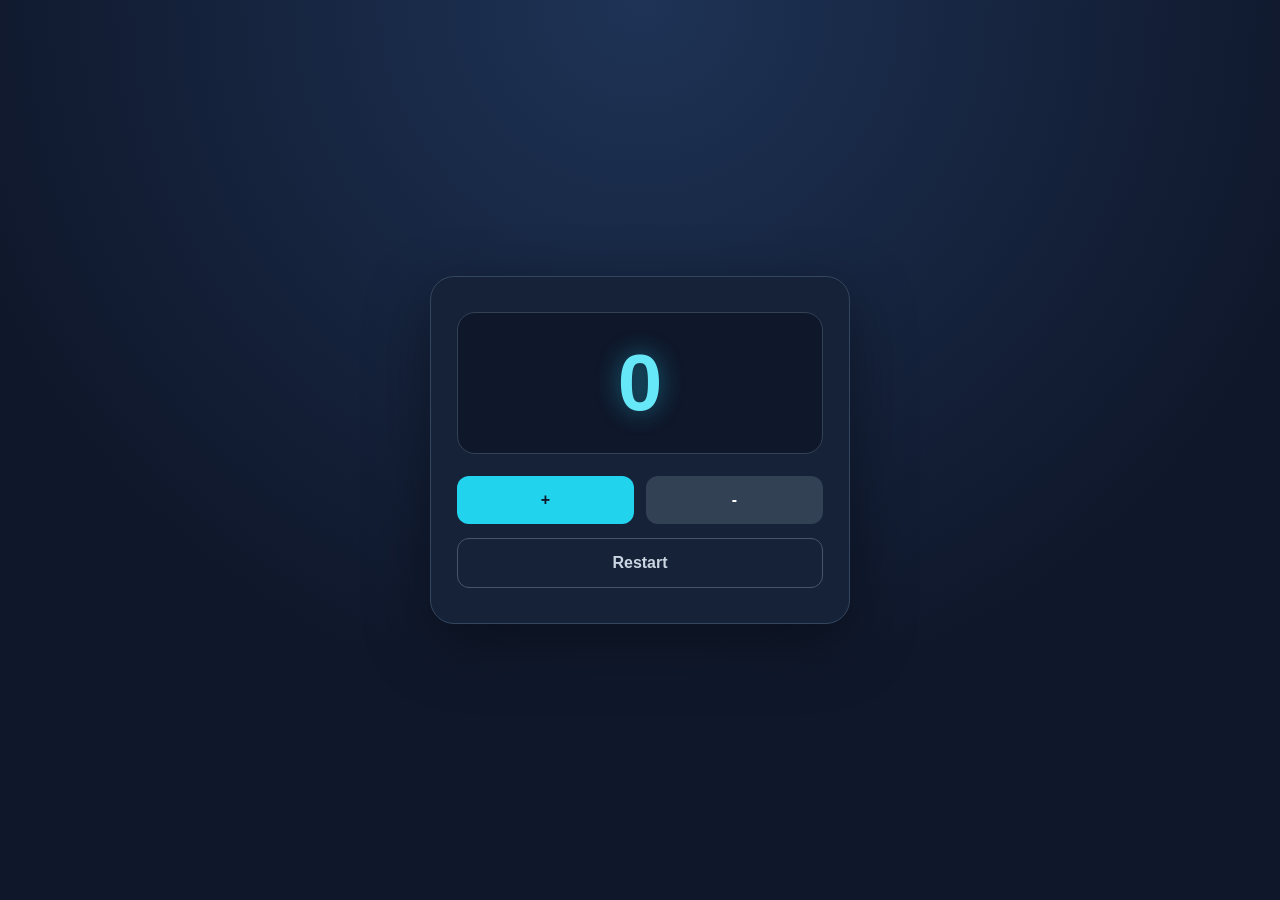
<file: Contador/index.html>
<!DOCTYPE html>
<html lang="en">
<head>
    <meta charset="UTF-8">
    <meta name="viewport" content="width=device-width, initial-scale=1.0">
    <title>Counter</title>
    <link rel="stylesheet" href="style.css">
    <script src="script.js" defer></script>
</head>
<body>
    <main class="tarjeta">

        <div class="pantalla" id="numero" aria-live="polite">
            0
        </div>
        <div class="botones">

            <button id="sumar">+</button>
            <button class="secundario" id="restar">-</button>

        </div>
        <button class="reiniciar" id="reiniciar">Restart</button>
    </main>
</body>
</html>
</file>
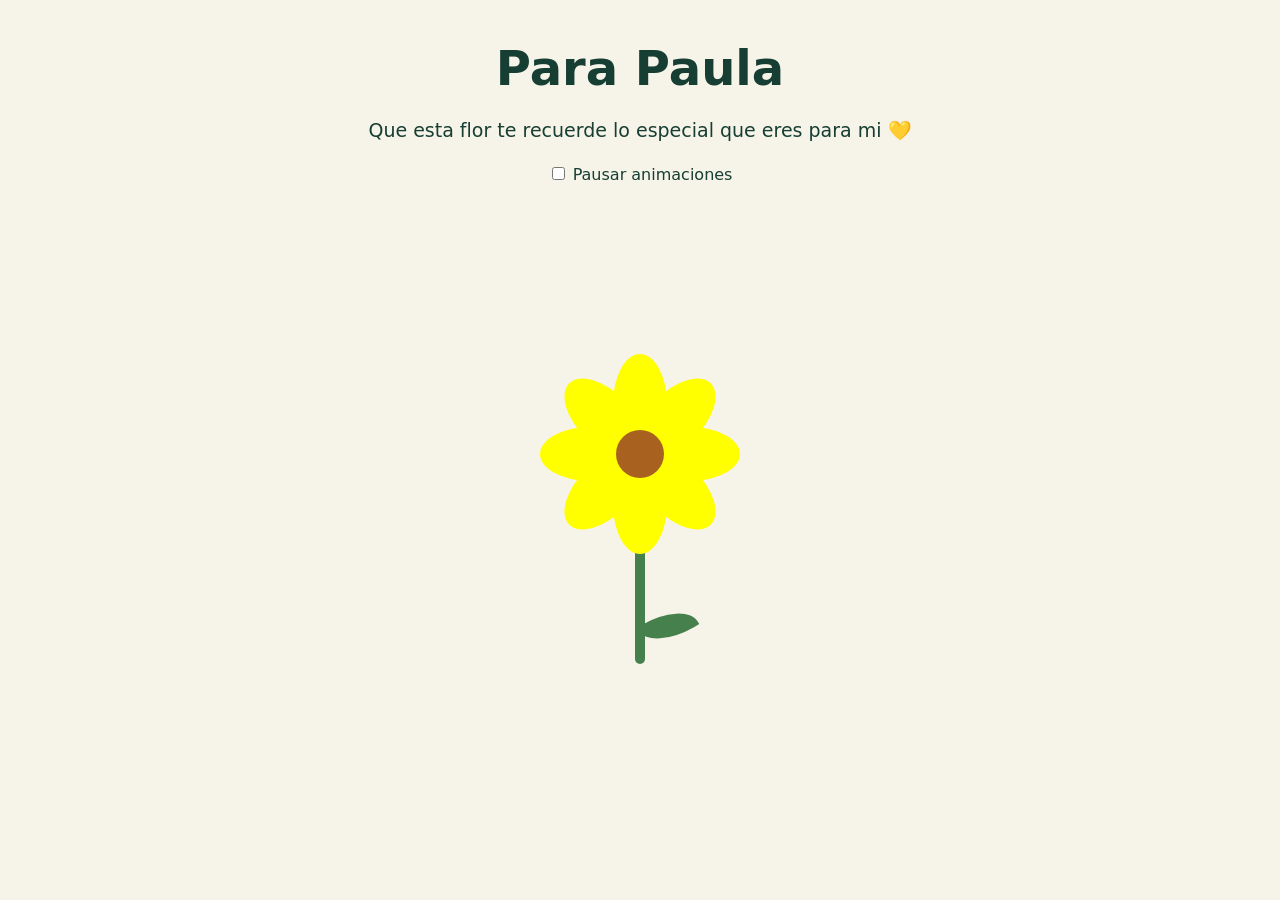
<file: Flower/index.html>
<!doctype html>
<html lang="es">
<head>
  <meta charset="utf-8">
  <meta name="viewport" content="width=device-width, initial-scale=1">
  <title>Una flor para ti</title>
  <!-- link conecta este HTML con el archivo que contiene los estilos. -->
  <link rel="stylesheet" href="flor.css">
</head>
<body>
  <header class="dedicatoria"><h1>Para Paula</h1><p>Que esta flor te recuerde lo especial que eres para mi 💛</p></header>
  <label class="control"><input type="checkbox" id="pausa"> Pausar animaciones</label>
  <div class="escena" role="img" aria-label="Flor amarilla que se abre, con corazones flotantes">
    <div class="hearts" aria-hidden="true"><span class="heart h1">♥</span><span class="heart h2">♥</span><span class="heart h3">♥</span><span class="heart h4">♥</span><span class="heart h5">♥</span><span class="heart h6">♥</span><span class="heart h7">♥</span><span class="heart h8">♥</span><span class="heart h9">♥</span><span class="heart h10">♥</span><span class="heart h11">♥</span><span class="heart h12">♥</span></div>
    <div class="stem"></div><div class="leaf"></div>
    <!-- corona agrupa los pétalos y el centro. Animaremos todo este grupo. -->
    <div class="corona"><i class="petalo p1"></i><i class="petalo p2"></i><i class="petalo p3"></i><i class="petalo p4"></i><i class="petalo p5"></i><i class="petalo p6"></i><i class="petalo p7"></i><i class="petalo p8"></i><div class="centro"></div></div>
  </div>
</body>
</html>
</file>
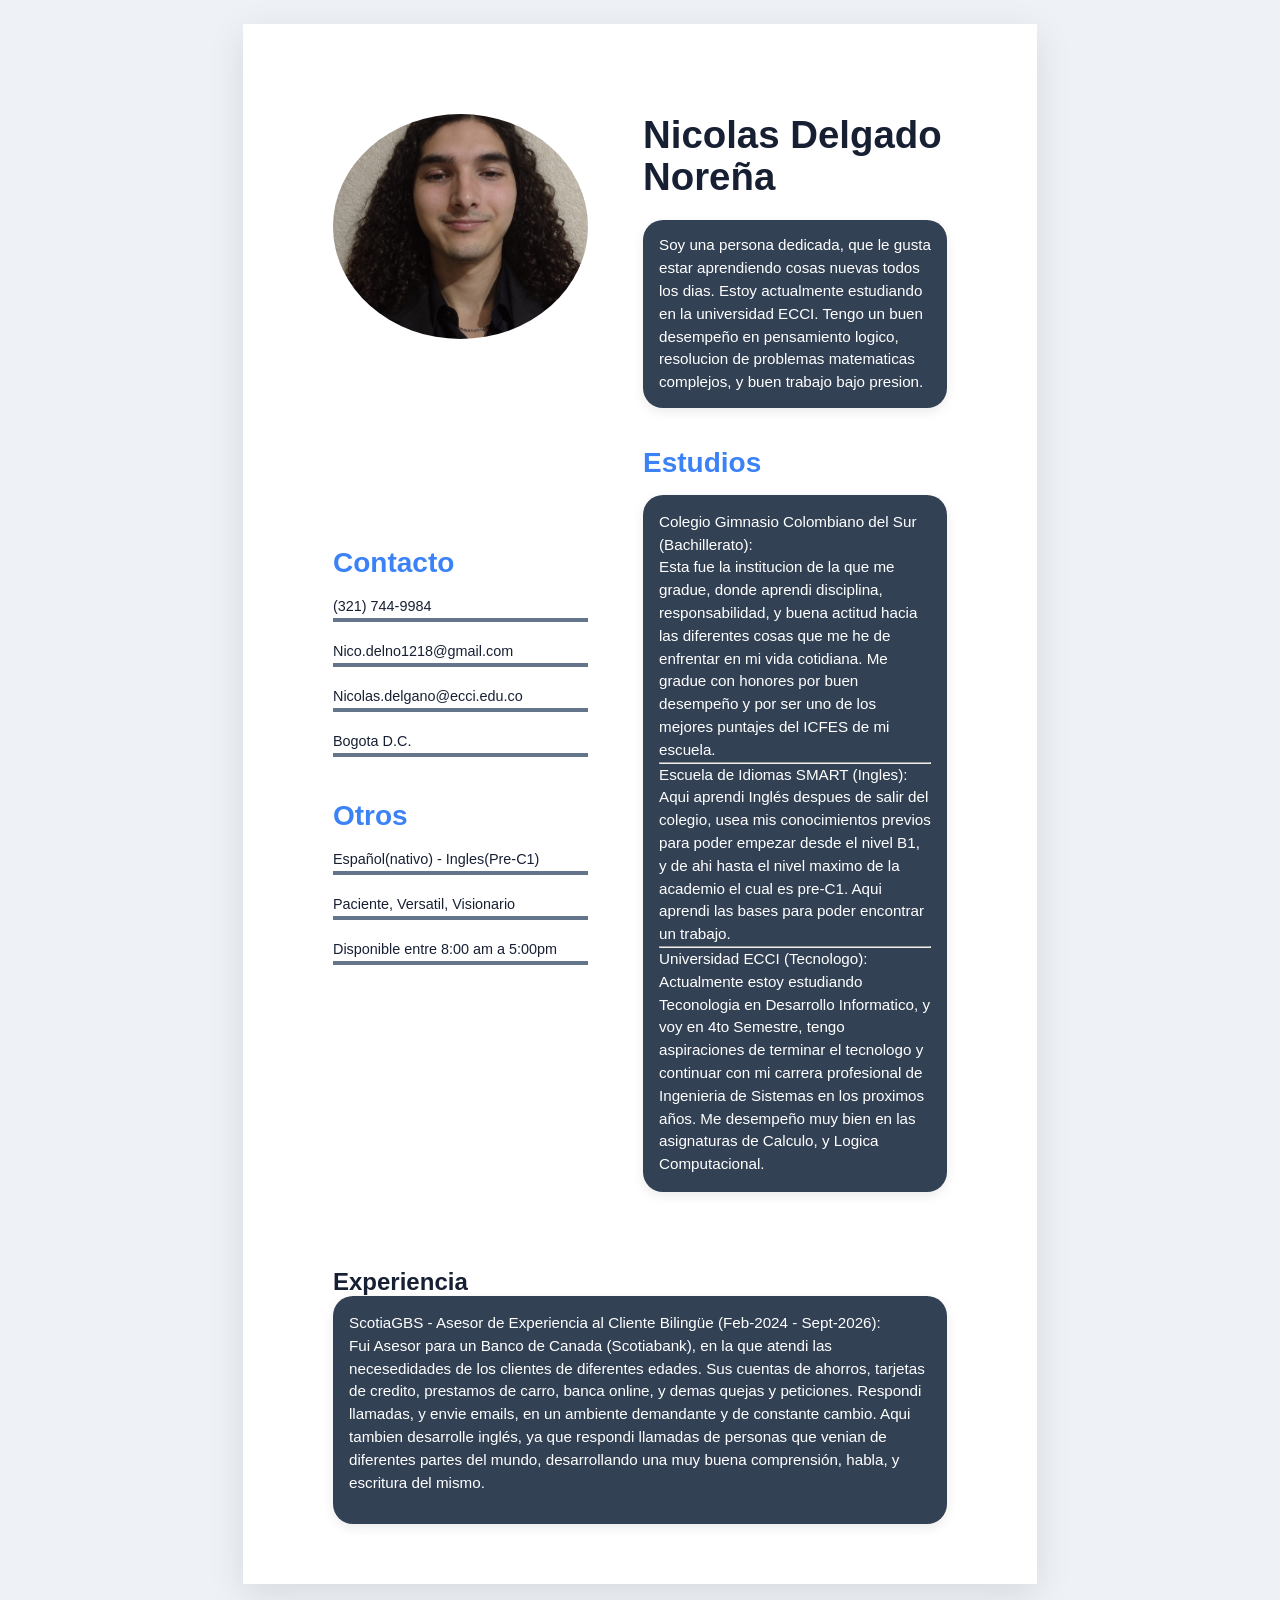
<file: HojaDeVida/index.html>
<!DOCTYPE html>
<html lang="es">
<head>
  <meta charset="UTF-8">
  <meta name="viewport" content="width=device-width, initial-scale=1">
  <title>Hoja de vida</title>
  <link rel="stylesheet" href="Styles/estilos.css">
</head>
<body>
  <main class="hoja">

    <!-- ENCABEZADO: foto + nombre -->
    <header class="encabezado">
      <div class="foto">
        <img src="Styles/Imagenes/FotoCV.jpeg" alt="fotoCV"> 
      </div>
      <div class="datos-principales">
        <h1>Nicolas Delgado Noreña</h1>
        <p class="perfil">
          Soy una persona dedicada, que le gusta estar aprendiendo cosas nuevas todos los dias. Estoy actualmente estudiando
          en la universidad ECCI. Tengo un buen desempeño en pensamiento logico, resolucion de problemas matematicas complejos,
          y buen trabajo bajo presion.
        </p>
      </div>
    </header>

    <!-- COLUMNA IZQUIERDA -->
    <aside class="lateral">
      <section class="bloque">
        <h2>Contacto</h2>
        <ul>
          <li>(321) 744-9984</li>
          <li>Nico.delno1218@gmail.com</li>
          <li>Nicolas.delgano@ecci.edu.co</li>
          <li>Bogota D.C.</li>
        </ul>
      </section>

      <section class="bloque">
        <h2>Otros</h2>
        <ul>
          <li>Español(nativo) - Ingles(Pre-C1)</li>
          <li>Paciente, Versatil, Visionario</li>
          <li>Disponible entre 8:00 am a 5:00pm</li>
        </ul>
      </section>
    </aside>

    <!-- COLUMNA DERECHA -->
    <div class="principal">
      <section class="bloque">
        <h2>Estudios</h2>
        <div class="contenido">
          <p>Colegio Gimnasio Colombiano del Sur (Bachillerato):<br>
            Esta fue la institucion de la que me gradue, donde aprendi disciplina, responsabilidad, y buena actitud
            hacia las diferentes cosas que me he de enfrentar en mi vida cotidiana. Me gradue con honores por buen desempeño
            y por ser uno de los mejores puntajes del ICFES de mi escuela.<hr>
            Escuela de Idiomas SMART (Ingles):<br>
            Aqui aprendi Inglés despues de salir del colegio, usea mis conocimientos previos para poder empezar desde el nivel B1,
            y de ahi hasta el nivel maximo de la academio el cual es pre-C1. Aqui aprendi las bases para poder encontrar un trabajo.<hr>
            Universidad ECCI (Tecnologo):<br>
            Actualmente estoy estudiando Teconologia en Desarrollo Informatico, y voy en 4to Semestre, tengo aspiraciones de terminar
            el tecnologo y continuar con mi carrera profesional de Ingenieria de Sistemas en los proximos años. Me desempeño muy bien
            en las asignaturas de Calculo, y Logica Computacional.
          </p>
        </div>
      </section>
    </div>
      
    <section class="experiencia">
      <h2>Experiencia</h2>
      <div class="contenido">
        <p>ScotiaGBS - Asesor de Experiencia al Cliente Bilingüe (Feb-2024 - Sept-2026):<br>
        Fui Asesor para un Banco de Canada (Scotiabank), en la que atendi las necesedidades de los clientes de diferentes
        edades. Sus cuentas de ahorros, tarjetas de credito, prestamos de carro, banca online, y demas quejas y peticiones.
        Respondi llamadas, y envie emails, en un ambiente demandante y de constante cambio. Aqui tambien desarrolle inglés,
        ya que respondi llamadas de personas que venian de diferentes partes del mundo, desarrollando una muy buena comprensión,
        habla, y escritura del mismo.</p>
      </div>
    </section>

  </main>
</body>
</html>
</file>
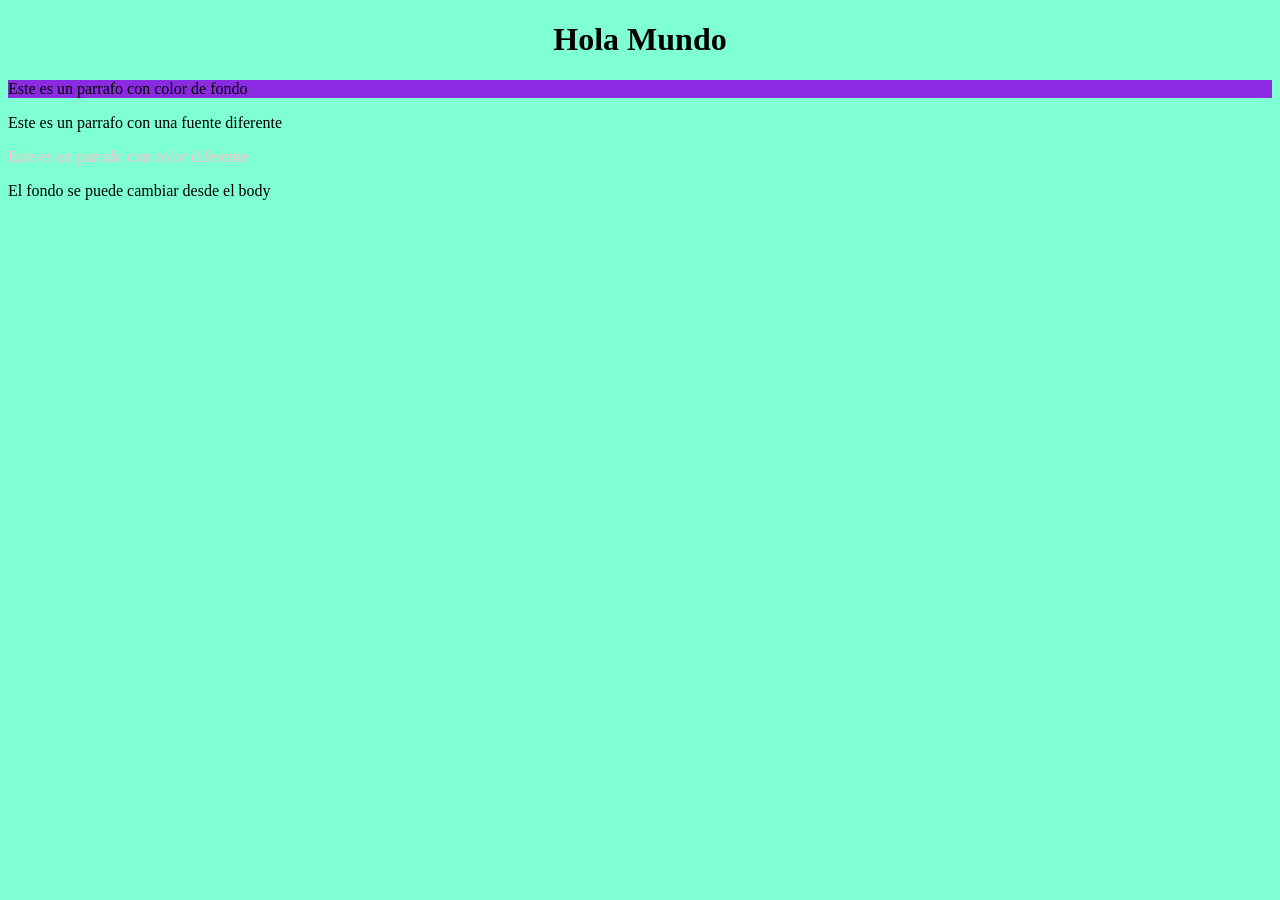
<file: HolaMundo/index.html>
<!DOCTYPE html>
<html lang="es">
    <head>
        <meta charset="UTF-8">
        <title>HOLA MUNDITO LINDO</title>
        <link rel="stylesheet" href="Styles/Styles.css">
    </head>
    <body style="background-color: aquamarine;">
        <h1 style="text-align: center;">Hola Mundo</h1>
        <p style="background-color: blueviolet;">Este es un parrafo con color de fondo</p>
        <p style="font-family: Georgia, 'Times New Roman', Times, serif;">Este es un parrafo con una fuente diferente</p>
        <p style="color: pink;">Este es un parrafo con color diferente</p>
        <p style="font-size: medium;">El fondo se puede cambiar desde el body</p>
    </body>
</html>
</file>
<file: Contador/style.css>
* {
    box-sizing: border-box;
}

body {
    margin: 0;
    min-height: 100vh;
    display: grid;
    place-items: center;
    padding: 20px;
    background: radial-gradient(circle at top, #1e3356, #0f172a 65%);
    color: #f8fafc;
    font-family: Arial, sans-serif;
}

.tarjeta {
    width: min(100%, 420px);
    text-align: center;
    background: #152238;
    border: 1px solid #34465f;
    border-radius: 24px;
    padding: 35px 26px;
    box-shadow: 0 20px 65px #0006;
}

.etiqueta {
    color: #94a3b8;
    font-size: 11px;
    letter-spacing: 2px;
}

h1 {
    color: #22d3ee;
    letter-spacing: 3px;
    font-size: clamp(25px, 6vw, 36px);
    margin: 16px 0 10px;
}

.subtitulo {
    color: #aab9cd;
    font-size: 14px;
    margin-bottom: 28px;
}

.pantalla {
    background: #0f172a;
    border: 1px solid #334155;
    border-radius: 18px;
    padding: 24px;
    font-size: 80px;
    font-weight: bold;
    color: #67e8f9;
    text-shadow: 0 0 25px #22d3ee77;
    margin-bottom: 22px;
}

.botones {
    display: flex;
    gap: 12px;
}

button {
    flex: 1;
    border: 0;
    border-radius: 12px;
    padding: 15px;
    background: #22d3ee;
    color: #0f172a;
    font-size: 16px;
    font-weight: bold;
    cursor: pointer;
    transition: transform .15s, filter .15s;
}

button:hover {
    transform: translateY(-2px);
    filter: brightness(1.08);
}

button.secundario {
    background: #334155;
    color: white;
}

button.reiniciar {
    margin-top: 14px;
    background: transparent;
    color: #cbd5e1;
    border: 1px solid #475569;
    width: 100%;
}
</file>
<file: Flower/flor.css>
/* 1. Cada regla tiene un selector y, entre llaves, instrucciones.
   body selecciona el cuerpo de la página. Una propiedad y su valor
   se separan con : y cada instrucción termina con ; */
body { margin:0; padding:24px; background:#f6f3e9; color:#173e32; font-family:system-ui,sans-serif; text-align:center; }
a { color:#255c43; } .control { display:block; margin:18px; }
/* relative hace de la escena una referencia para colocar piezas.
   vh representa una fracción de la altura de la ventana. */
.escena { position:relative; height:70vh; min-height:400px; overflow:hidden; }
/* 2. El punto selecciona una clase. absolute permite colocar una pieza
   con left (distancia desde la izquierda) y top (desde arriba).
   El grupo mide 0 porque usamos su esquina como punto central. */
.corona { position:absolute; left:50%; top:40%; width:0; height:0; }
/* 3. Dibujamos una caja, la pintamos y redondeamos sus esquinas.
   px son píxeles. % es un porcentaje. yellow significa amarillo. */
.petalo { position:absolute; width:54px; height:100px; background:yellow;
  border-radius:50%; left:-27px; top:-100px;
  /* El giro se realiza alrededor del centro de la base del pétalo. */
  transform-origin:50% 100%; }
/* 4. rotate gira una pieza; deg son grados. */
.p1 { transform:rotate(0deg); }
.p2 { transform:rotate(45deg); }
.p3 { transform:rotate(90deg); }
.p4 { transform:rotate(135deg); }
.p5 { transform:rotate(180deg); }
.p6 { transform:rotate(225deg); }
.p7 { transform:rotate(270deg); }
.p8 { transform:rotate(315deg); }
/* 5. Un círculo: ancho y alto iguales, con bordes al 50%.
   #a96120 es una forma de escribir el color marrón. */
.centro { position:absolute; width:48px; height:48px; left:-24px; top:-24px;
  background:#a96120; border-radius:50%; }
/* calc permite hacer una cuenta: mitad de la escena menos 5 píxeles. */
.stem { position:absolute; left:calc(50% - 5px); top:40%; width:10px;
  height:210px; background:#46804c; border-radius:10px; }
.leaf { position:absolute; left:50%; top:65%; width:56px; height:28px;
  background:#46804c; border-radius:0 90% 0 90%; transform:rotate(-30deg); }
/* 6. @keyframes guarda una receta de animación llamada florecer.
   from = inicio; to = final. scale cambia el tamaño de todo el grupo. */
@keyframes florecer {
  from { transform:scale(0.05); }
  to { transform:scale(1); }
}
/* 7. Usamos el mismo nombre de la receta. s significa segundos.
   both aplica los estados de inicio y final fuera del tiempo activo. */
.corona { animation-name:florecer; animation-duration:2s; animation-fill-mode:both; }
/* 8. Cada corazón es un símbolo de texto dentro de un span del HTML. */
.hearts { position:absolute; inset:0; pointer-events:none; }
.heart { position:absolute; color:#bd4670; font-size:24px;
  animation-name:flotar; animation-duration:4s;
  animation-iteration-count:infinite; animation-fill-mode:both; }
/* opacity controla cuánto se ve. 0 = invisible; 1 = totalmente visible.
   translateY desplaza en vertical. Un valor negativo mueve hacia arriba.
   Los porcentajes señalan momentos del tiempo total de la animación. */
@keyframes flotar {
  0% { opacity:0; transform:translateY(15px) scale(.5); }
  25% { opacity:.85; }
  100% { opacity:0; transform:translateY(-75px) scale(1.2); }
}
/* Posiciones y retrasos diferentes SIMULAN azar: se repiten en cada ciclo. */
.h1 { left:29%; top:42%; animation-delay:0.43s; }
.h2 { left:58%; top:59%; animation-delay:0.86s; }
.h3 { left:87%; top:76%; animation-delay:1.29s; }
.h4 { left:22%; top:28%; animation-delay:1.72s; }
.h5 { left:51%; top:45%; animation-delay:2.15s; }
.h6 { left:80%; top:62%; animation-delay:2.58s; }
.h7 { left:15%; top:79%; animation-delay:0.0s; }
.h8 { left:44%; top:31%; animation-delay:0.43s; }
.h9 { left:73%; top:48%; animation-delay:0.86s; }
.h10 { left:8%; top:65%; animation-delay:1.29s; }
.h11 { left:37%; top:82%; animation-delay:1.72s; }
.h12 { left:66%; top:34%; animation-delay:2.15s; }
/* :has busca una condición dentro de un elemento.
   :checked significa que la casilla está marcada. La coma agrupa selectores. */
body:has(#pausa:checked) .corona, body:has(#pausa:checked) .heart { animation-play-state:paused; }
/* @media aplica estas instrucciones si el dispositivo pide menos movimiento. */
@media (prefers-reduced-motion:reduce) {
  .corona { animation:none; transform:scale(1); }
  .heart { animation:none; opacity:.65; }
}

/* La dedicatoria aparece suavemente al abrir el regalo. */
.dedicatoria {max-width:680px;margin:0 auto;overflow-wrap:anywhere;animation:dedicar 1.5s both;}
.dedicatoria h1 {font-size:clamp(28px,6vw,48px);margin:16px 0;}
.dedicatoria p {white-space:pre-wrap;font-size:19px;line-height:1.6;}
@keyframes dedicar {from {opacity:0;transform:translateY(12px);} to {opacity:1;transform:translateY(0);}}
@media(prefers-reduced-motion:reduce) {.dedicatoria {animation:none;}}
</file>
<file: HojaDeVida/Styles/estilos.css>
/* ====== Variables: cambia colores y tamaños aquí ====== */
:root {
  --color-texto: #172033;
  --color-fondo: #ffffff;
  --color-bloque: #334155;     /* gris de las cajas */
  --color-bloque-texto: #ffffff;  /* texto dentro de las cajas */
  --color-linea: #64748b;    
  --color-acento: #3b82f6;  /* líneas de Contacto y Otros */
  --fuente: "Open Sans", "Segoe UI", Arial, sans-serif;
}

* { box-sizing: border-box; margin: 0; padding: 0; }

body {
  font-family: var(--fuente);
  color: var(--color-texto);
  background: #eef2f7;
  padding: 24px;
}

/* ====== Hoja tamaño carta/A4 ====== */
.hoja {
  width: 100%;
  max-width: 794px;          /* ancho A4 a 96 dpi */
  min-height: 1123px;        /* alto A4 */
  margin: 0 auto;
  padding: 90px 90px 60px;
  background: var(--color-fondo);
  display: grid;
  grid-template-columns: 255px 1fr;
  grid-template-areas:
    "encabezado encabezado"
    "lateral    principal"
    "experiencia experiencia";
  column-gap: 55px;
  row-gap: 40px;
  box-shadow: 0 10px 35px rgba(0, 0, 0, 0.10);
}

/* ====== Encabezado ====== */
.encabezado {
  grid-area: encabezado;
  display: grid;
  grid-template-columns: 255px 1fr;
  column-gap: 55px;
  align-items: start;
}

.foto {
  width: 255px;
  height: 225px;
  background: var(--color-bloque);
  position: relative;
  overflow: hidden;
  border-radius: 50%;
}
/* La "X" del marcador de foto: desaparece al poner una imagen dentro */
.foto:empty::before,
.foto:not(:has(img))::before {
  content: "";
  position: absolute;
  inset: 0;
  background:
    linear-gradient(to top right, transparent calc(50% - 1.5px), #000 calc(50% - 1.5px), #000 calc(50% + 1.5px), transparent calc(50% + 1.5px)),
    linear-gradient(to bottom right, transparent calc(50% - 1.5px), #000 calc(50% - 1.5px), #000 calc(50% + 1.5px), transparent calc(50% + 1.5px));
}
.foto img {
  width: 100%;
  height: 100%;
  object-fit: cover;
  display: block;
}

.datos-principales h1 {
  font-size: 2.4rem;
  font-weight: 700;
  line-height: 1.1;
  margin-bottom: 22px;
}

.perfil {
  background: var(--color-bloque);
  color: var(--color-bloque-texto);
  min-height: 138px;
  padding: 14px 16px;
  font-size: 0.95rem;
  line-height: 1.5;
  border-radius: 20px;
  box-shadow: 0 4px 12px rgba(0, 0, 0, 0.08);
}

/* ====== Títulos de sección ====== */
.bloque h2 {
  font-size: 1.75rem;
  font-weight: 700;
  line-height: 1.1;
  margin-bottom: 16px;
  color: var(--color-acento);
}

/* ====== Columna izquierda ====== */
.lateral { grid-area: lateral; padding-top: 100px; }

.lateral .bloque { margin-bottom: 44px; }

.lateral ul { list-style: none; }

.lateral li {
  font-size: 0.9rem;
  padding: 3px 0 4px;
  border-bottom: 4px solid var(--color-linea);
  margin-bottom: 18px;
  min-height: 22px;
}
.lateral li:last-child { margin-bottom: 0; }

/* ====== Columna derecha ====== */
.principal { grid-area: principal; }

.principal .bloque { margin-bottom: 36px; }

.contenido {
  background: var(--color-bloque);
  color: var(--color-bloque-texto);
  min-height: 228px;
  padding: 16px;
  font-size: 0.95rem;
  line-height: 1.5;
  border-radius: 20px;
  box-shadow: 0 4px 12px rgba(0, 0, 0, 0.08);
}
.contenido p + p,
.contenido ul { margin-top: 10px; }
.contenido ul { padding-left: 20px; }

.experiencia {grid-area: experiencia}

/* ====== Celular / pantallas pequeñas ====== */
@media (max-width: 720px) {
  body { padding: 0; }
  .hoja {
    padding: 28px 20px;
    min-height: 0;
    grid-template-columns: 1fr;
    grid-template-areas: "encabezado" "principal" "lateral";
  }
  .encabezado { grid-template-columns: 1fr; row-gap: 20px; }
  .foto { width: 100%; max-width: 255px; }
  .lateral { padding-top: 0; }
}

/* ====== Impresión / guardar como PDF ====== */
@media print {
  @page { size: A4; margin: 0; }
  body { background: #fff; padding: 0; }
  .hoja { box-shadow: none; max-width: none; width: 210mm; min-height: 297mm; }
}
</file>
<file: HolaMundo/Styles/Styles.css>
body {
    background-color: aquamarine;
}
</file>
